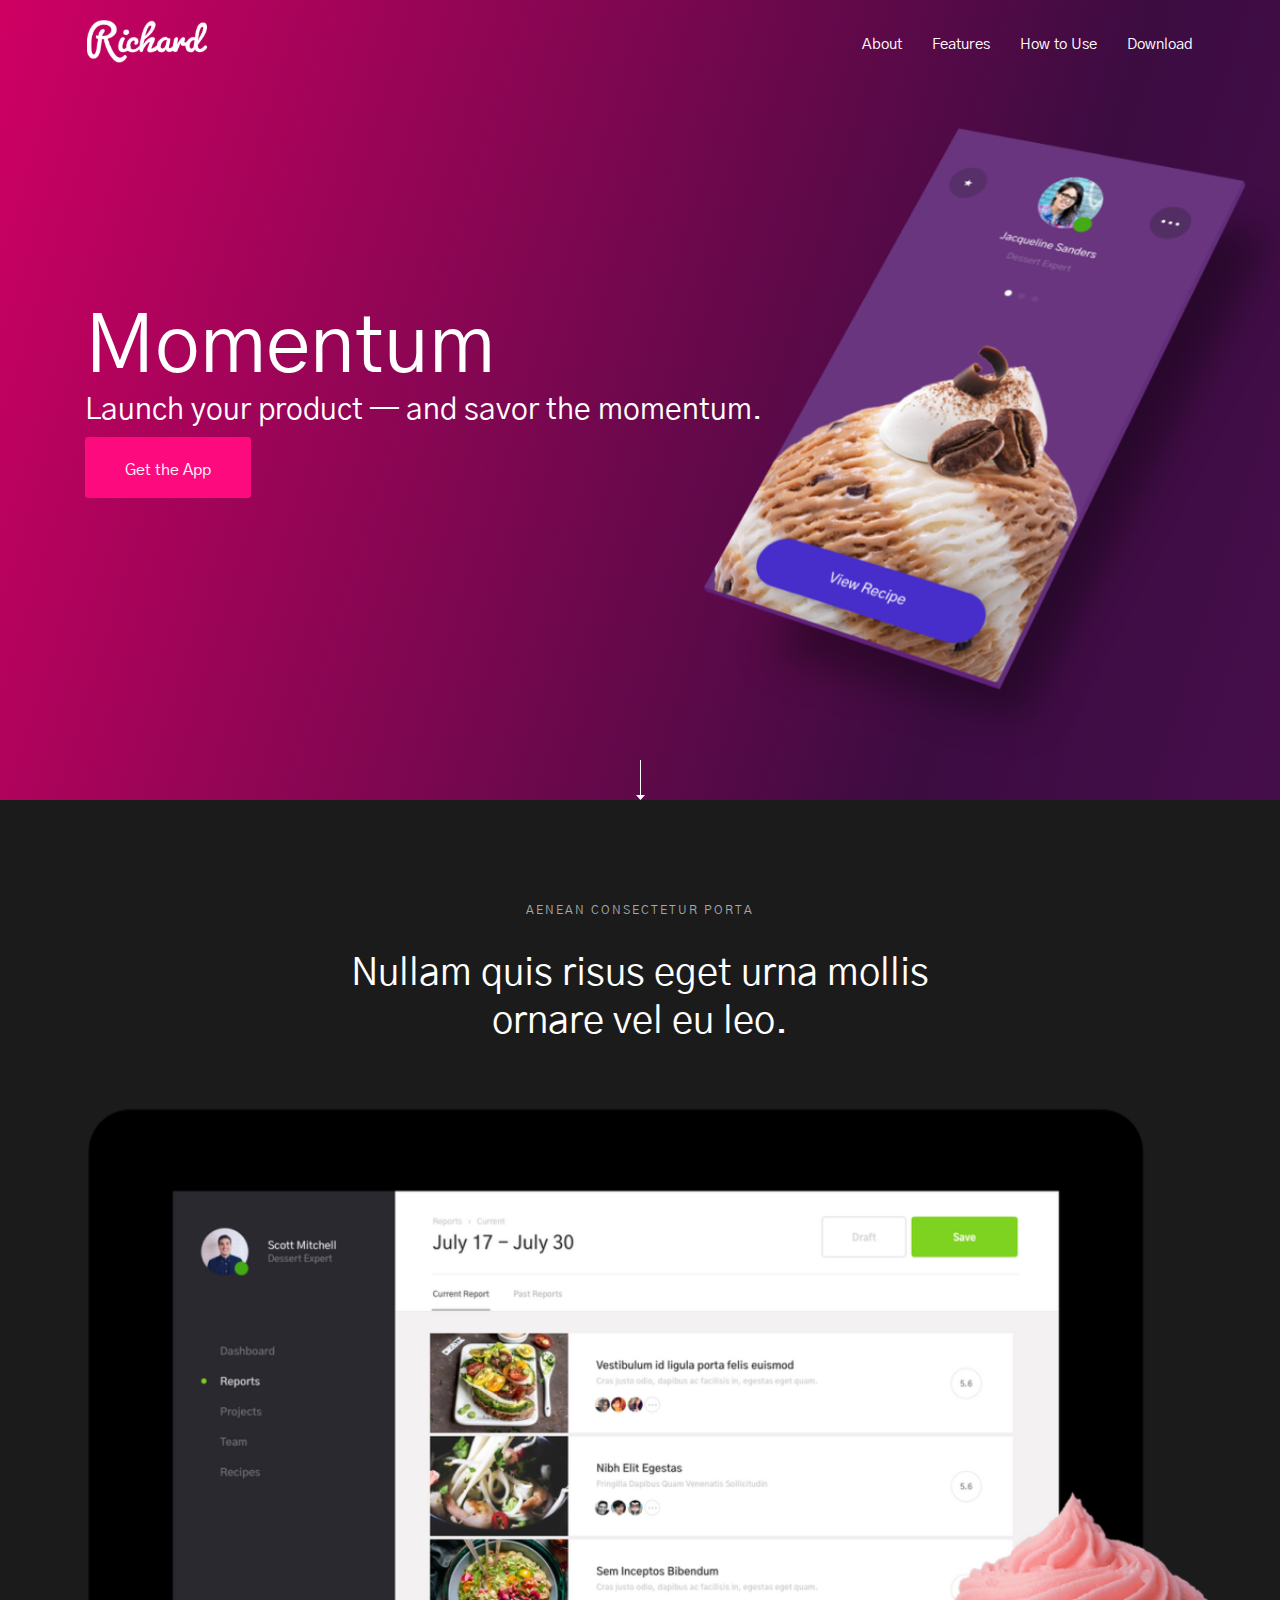
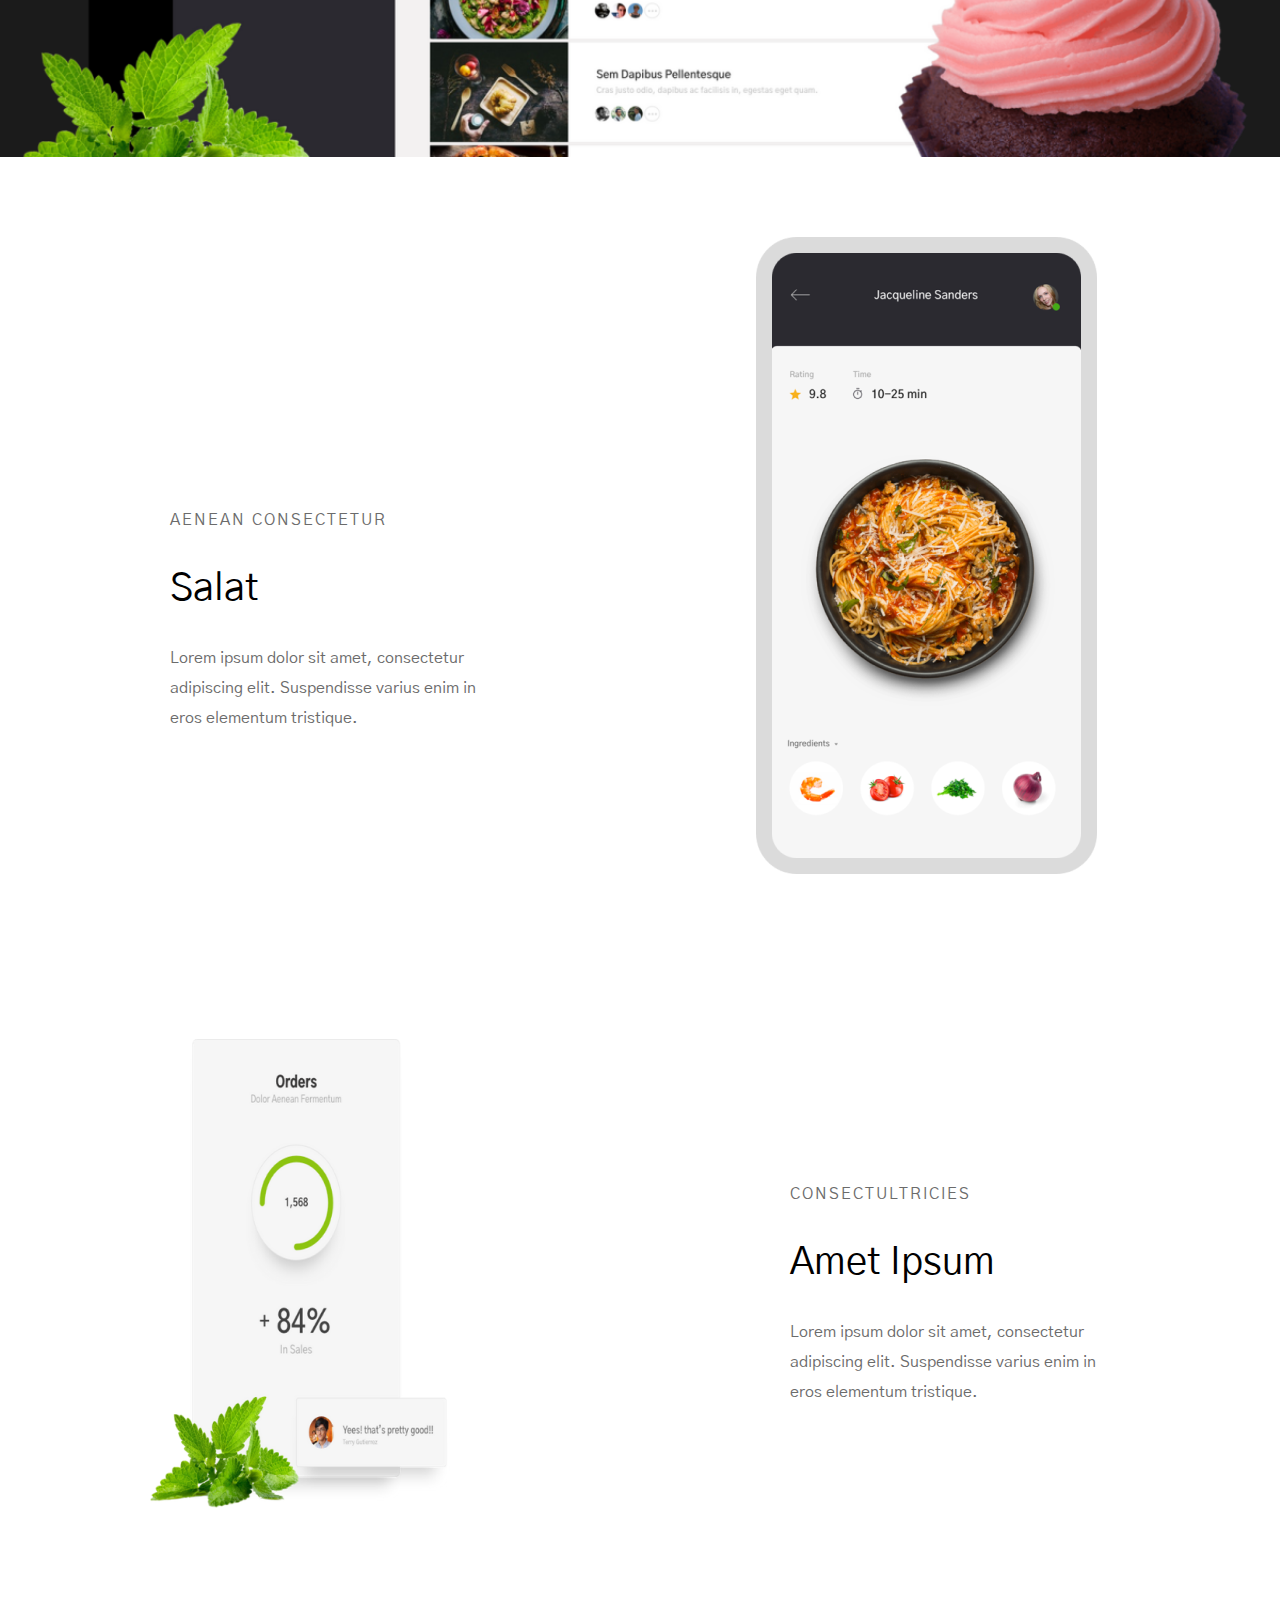
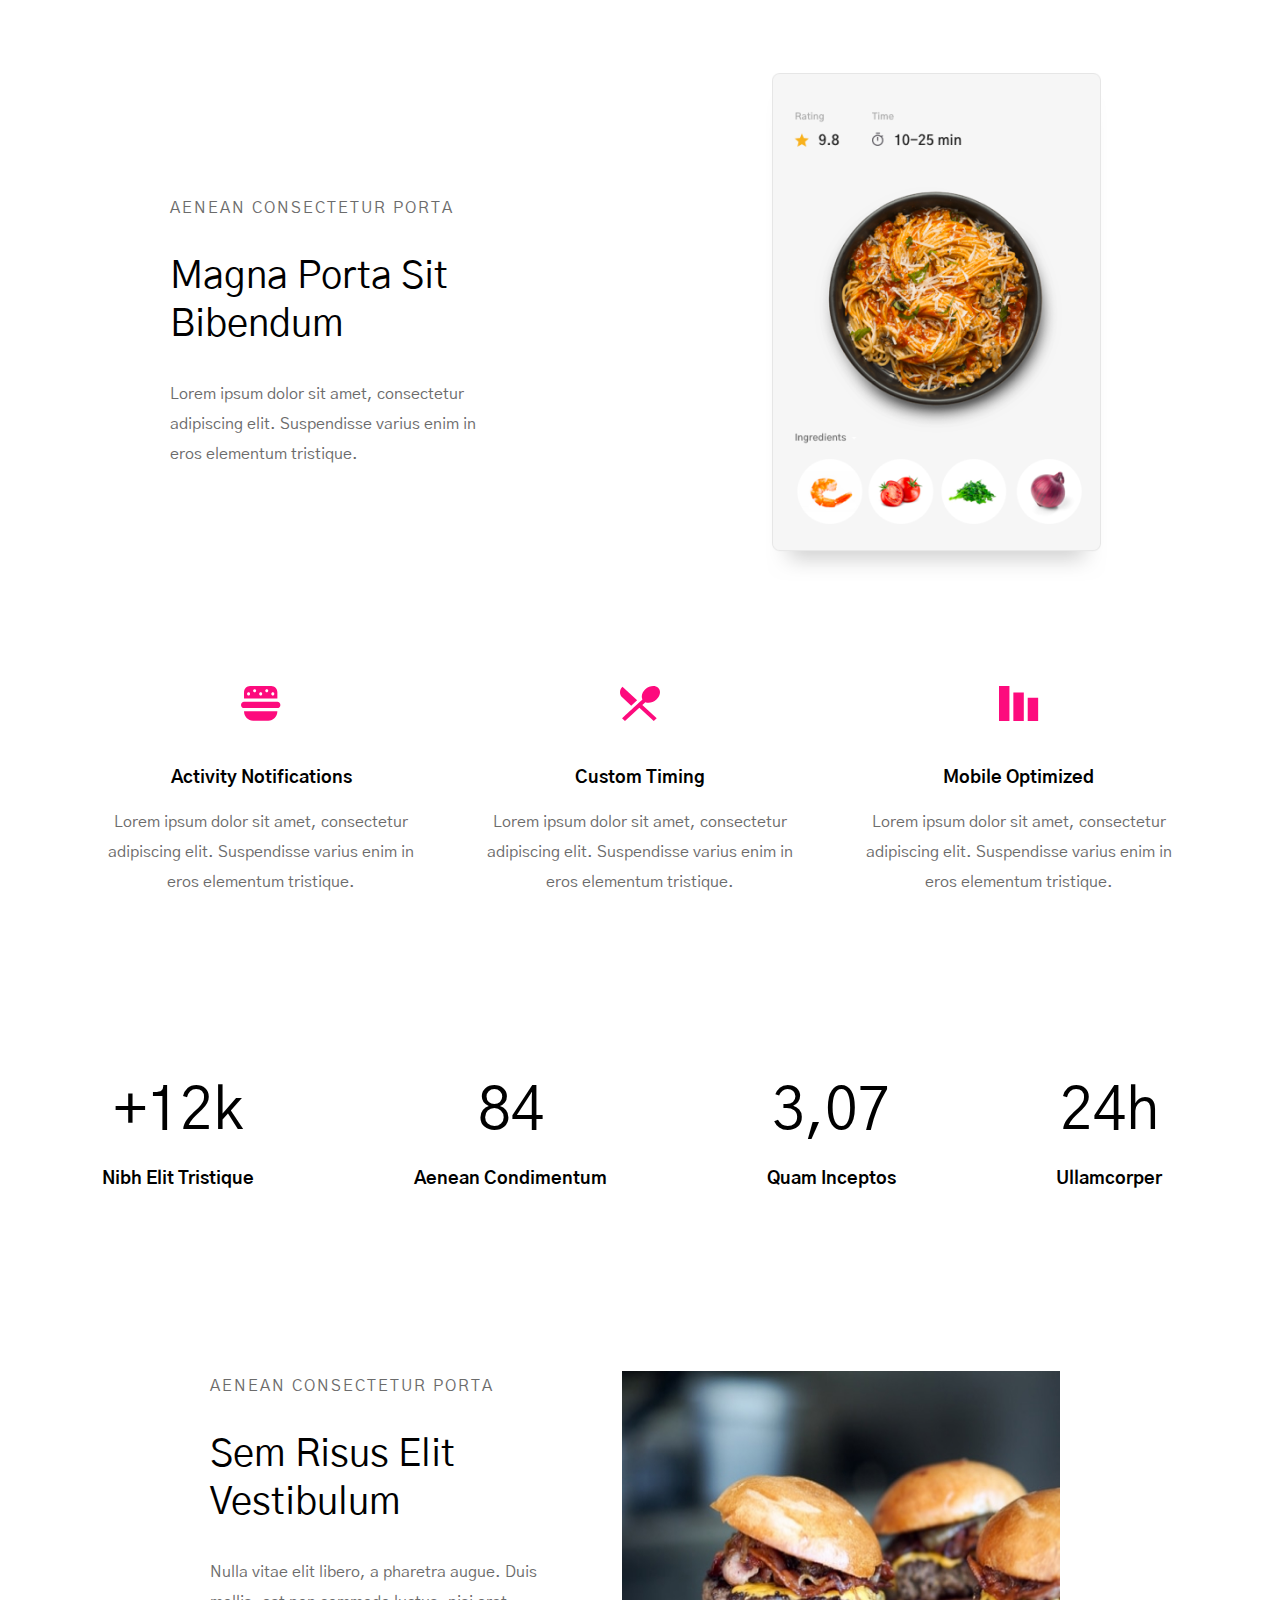
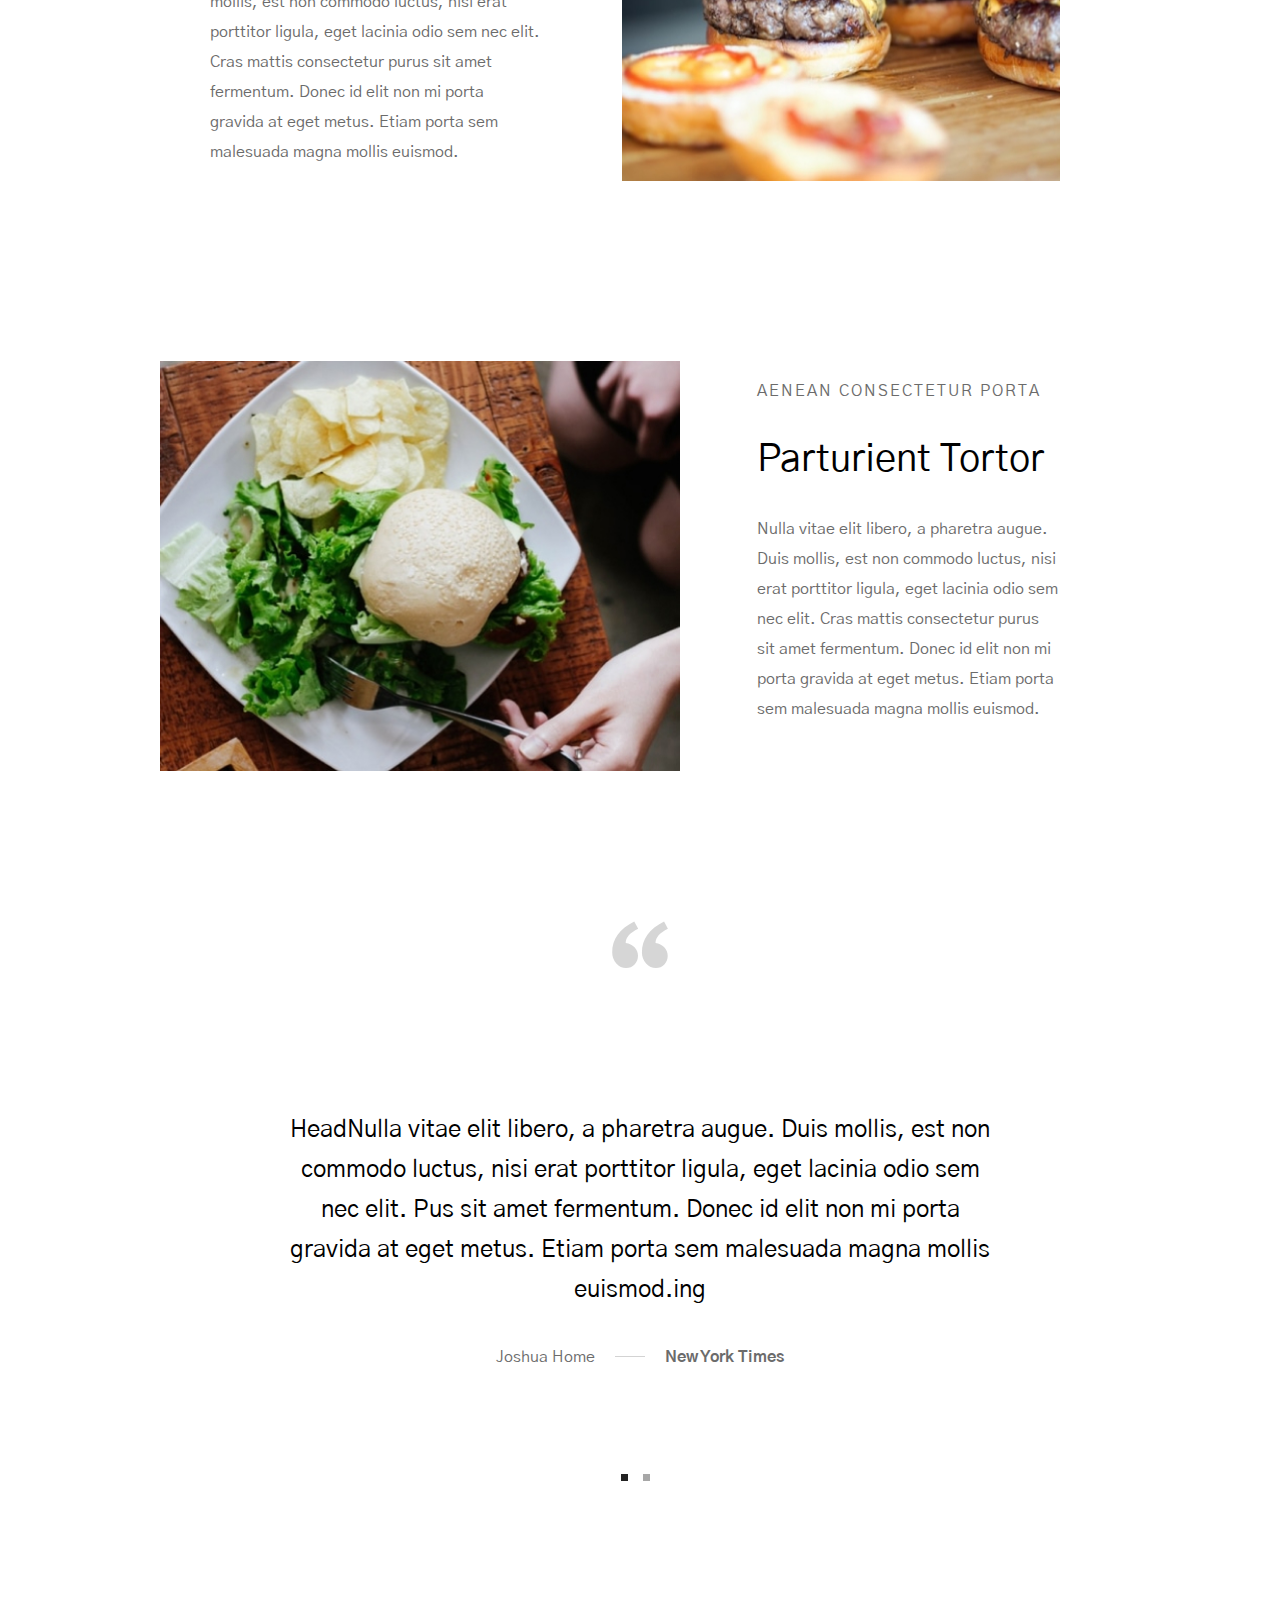
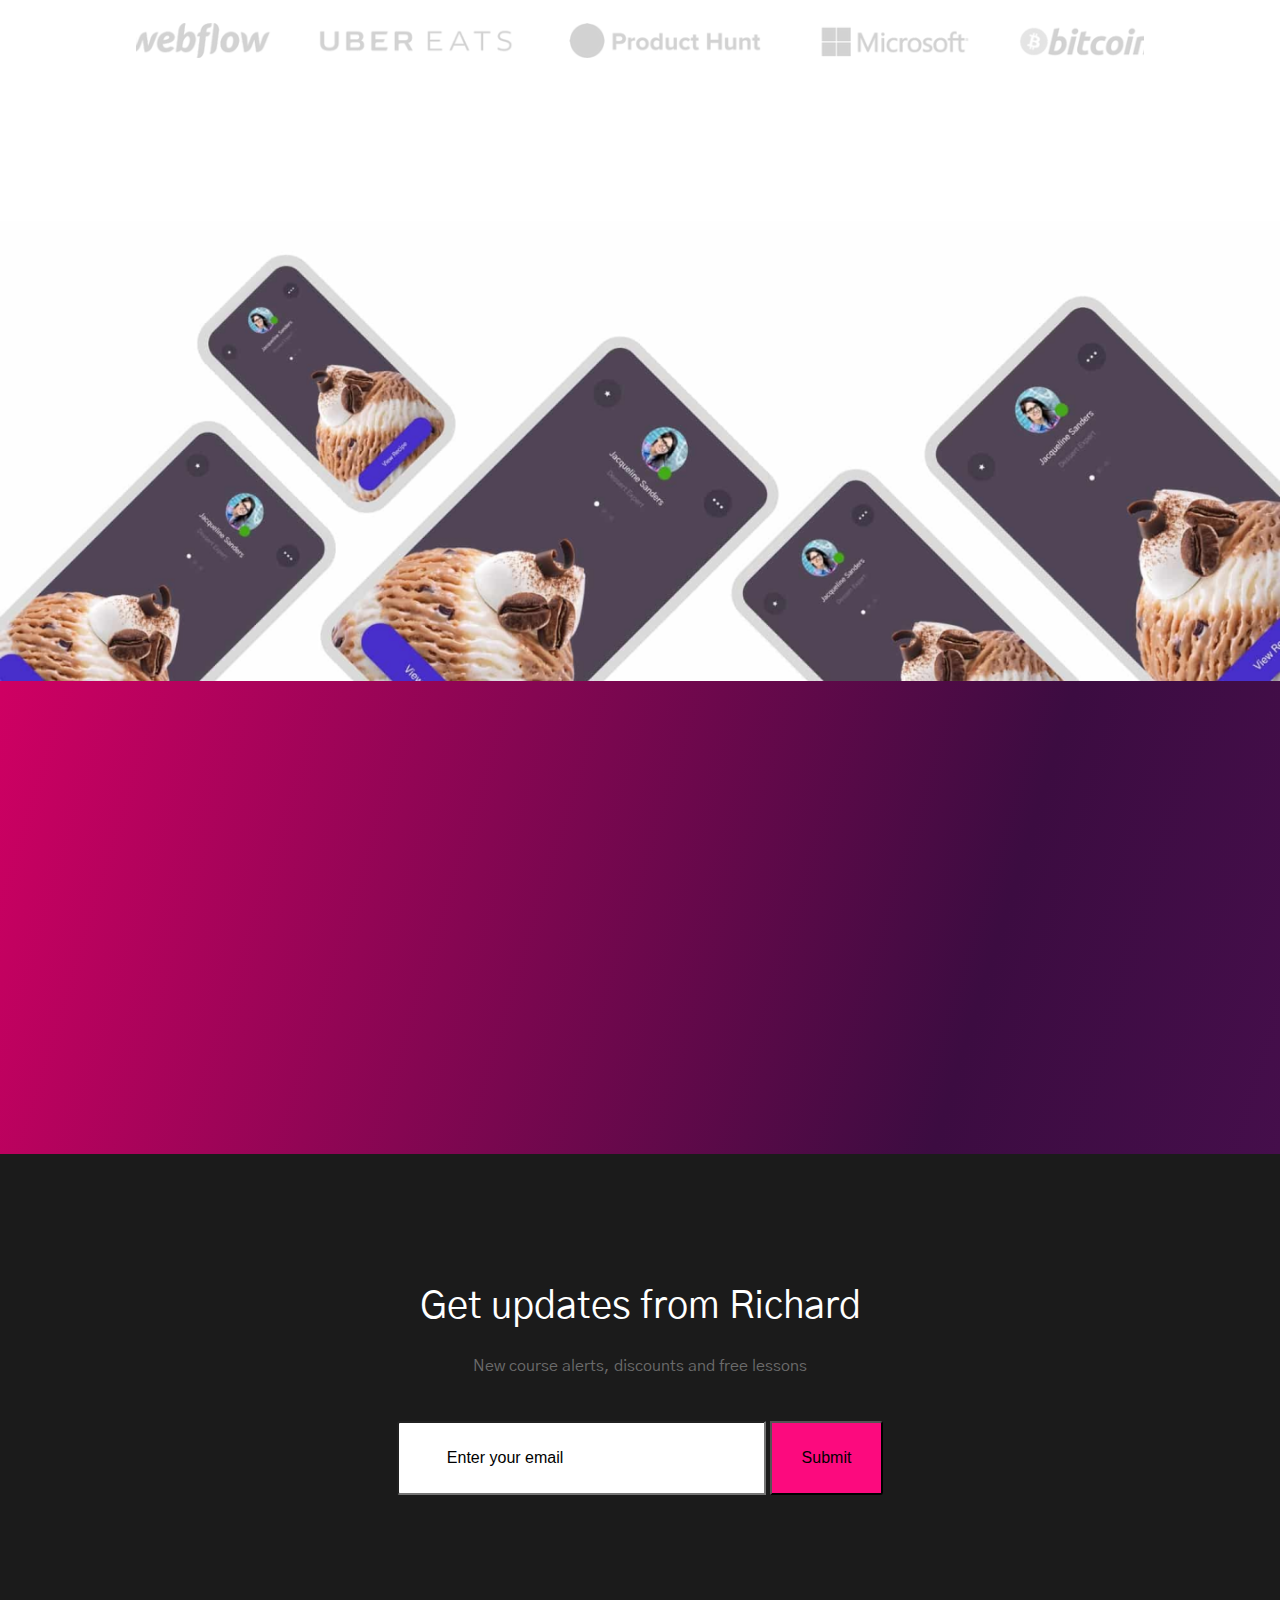
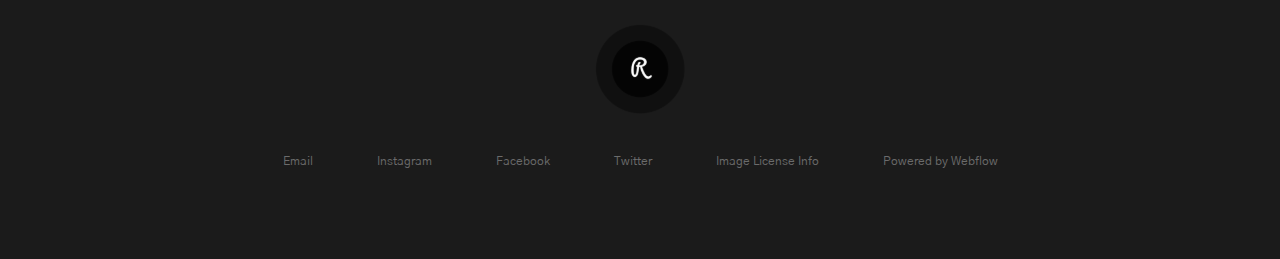
<file: index.html>
<!DOCTYPE html>
<html lang="en">
<head>
    <meta charset="UTF-8">
    <meta http-equiv="X-UA-Compatible" content="IE=edge">
    <meta name="viewport" content="width=device-width, initial-scale=1.0">
    <link rel="stylesheet" href="./main.css">
    <title>Document</title>
</head>
<body>
    <!-- Header -->
    <header>
        <div class="container header__wrapper">
            <a class="header__logo" href="index.html">
                <img src="./images/logojon.svg" alt="logojon">
            </a>

            <ul class="header__list">
                <li class="header__list-item ">
                    <a class="header__link" href="index.html">About</a>
                </li>
                <li class="header__list-item">
                    <a class="header__link" href="#">Features</a>
                </li>
                <li class="header__list-item">
                    <a class="header__link" href="#">How to Use</a>
                </li>
                <li class="header__list-item">
                    <a class="header__link" href="#">Download</a>
                </li>
            </ul>
        </div>
        
        <div class="container header__img">
          <div class="header__content">
            <div class="header__content-text">
                <h2>Momentum</h2>
                <p>Launch your product — and savor the momentum.</p>
                <a href="#">Get the App</a>
            </div> 
          </div>     
        </div>

        <div class="container">
            <div class="header__icon"><img src="./images/icon.svg" alt="icon" width="9" height="40"></div>
        </div>
        
    </header>

    <!-- End of Header -->

    <main>
         
        <!-- Srction Nullam -->

        <section class="nullam">
            <div class="container nullam__img">
                <div class="nullam__box">
                    <p>Aenean Consectetur Porta</p>
                    <h2 >Nullam quis risus eget urna mollis <br> ornare vel eu leo.</h2>
                </div>
            </div>
        </section>

        <!-- End of Nullam -->

        <!--section  Menyu -->

        <section class="menyu">
            <div class="container">
                <div class="menyu__box">
                    <div class="salat">
                        <div class="salat__text">
                            <p class="menyu__item">Aenean Consectetur</p>
                            <h3>Salat</h3>
                            <p>Lorem ipsum dolor sit amet, consectetur <br> adipiscing elit. Suspendisse varius enim in <br> eros elementum tristique.</p>
                        </div>
                        <div class="salat__img">
                            <img src="./images/salat.png" alt="salat" width="341" height="637">
                        </div>
                    </div>

                    <div class="amet">
                        <div class="amet__img">
                            <img src="./images/amet.png" alt="amet" width="450  " height="469">
                        </div>
                        <div class="amet__text">
                            <p class="menyu__item">ConsectUltricies</p>
                            <h3>Amet Ipsum</h3>
                            <p>Lorem ipsum dolor sit amet, consectetur <br> adipiscing elit. Suspendisse varius enim in <br> eros elementum tristique.</p>
                        </div>
                    </div>
                    
                    <div class="porta">
                        <div class="porta__text">
                            <p class="menyu__item">Aenean Consectetur Porta</p>
                            <h3>Magna Porta Sit <br> Bibendum</h3>
                            <p>Lorem ipsum dolor sit amet, consectetur <br> adipiscing elit. Suspendisse varius enim in <br> eros elementum tristique.</p>
                        </div>
                        <div class="porta__img">
                            <img src="./images/porta.png" alt="porta" >
                        </div>
                    </div>
                </div>
            </div>
        </section>

        <!-- End of Menyu -->

        <!-- section Activity -->

        <section class="activity">
          <div class="container">
            <div class="activity__box">
                <ul class="activity__list">
                    <li class="activity__list-item">
                        <img src="./images/Page-1.svg" alt="page-1">
                        <h3>Activity Notifications</h3>
                        <p>Lorem ipsum dolor sit amet, consectetur adipiscing elit. Suspendisse varius enim in eros elementum tristique.</p>
                    </li>
                    <li class="activity__list-item">
                        <img src="./images/page-2.svg" alt="page-2">
                        <h3>Custom Timing</h3>
                        <p>Lorem ipsum dolor sit amet, consectetur adipiscing elit. Suspendisse varius enim in eros elementum tristique.</p>
                    </li>
                    <li class="activity__list-item">
                        <img src="./images/page-3.svg" alt="page-3">
                        <h3>Mobile Optimized</h3>
                        <p>Lorem ipsum dolor sit amet, consectetur adipiscing elit. Suspendisse varius enim in eros elementum tristique.</p>
                    </li>
                </ul>
            </div>
          </div> 
        </section>
        <!-- End Of Activity -->

        <!-- Section Nibh -->
        
        <section class="nibh">
            <div class="container">
                <div class="nibh__time">
                  <ul class="nibh__list">
                    <li class="nibh__list-item">
                        <h2>+12k</h2>
                        <p>Nibh Elit Tristique</p>
                    </li>
                    <li class="nibh__list-item">
                        <h2>84</h2>
                        <p>Aenean Condimentum</p>
                    </li>
                    <li class="nibh__list-item">
                        <h2>3,07</h2>
                        <p>Quam Inceptos</p>
                    </li>
                    <li class="nibh__list-item">
                        <h2>24h</h2>
                        <p>Ullamcorper</p>
                    </li>
                  </ul>  
                </div>
            </div>
        </section>

        <!-- End Of Nibbh -->

        <!-- Section Risus -->

        <section class="Risus">
            <div class="container">
                <div class="risus__box">
                    <div class="risus__text">
                        <p class="menyu__item">Aenean Consectetur Porta</p>
                        <h2>Sem Risus Elit <br> Vestibulum</h2>
                        <p>Nulla vitae elit libero, a pharetra augue. Duis mollis, est non commodo luctus, nisi erat porttitor ligula, eget lacinia odio sem nec elit. Cras mattis consectetur purus sit amet fermentum. Donec id elit non mi porta gravida at eget metus. Etiam porta sem malesuada magna mollis euismod.</p>
                    </div>
                    <img src="./images/risus.jpg" alt="risus" width="520" height="410">
                </div>
                <div class="tortor">
                    <img src="./images/tortor.jpg" alt="" width="520" height="410">
                    <div class="tortor__text">
                        <p class="menyu__item">Aenean Consectetur Porta</p>
                        <h2>Parturient Tortor</h2>
                        <p>Nulla vitae elit libero, a pharetra augue. Duis mollis, est non commodo luctus, nisi erat porttitor ligula, eget lacinia odio sem nec elit. Cras mattis consectetur purus sit amet fermentum. Donec id elit non mi porta gravida at eget metus. Etiam porta sem malesuada magna mollis euismod.</p>
                    </div>
                </div>

                <div class="risus_img"><img src="./images/belgi.svg" alt="belgi" width="58" height="48"> </div>
                <div class="coment">
                    <p>HeadNulla vitae elit libero, a pharetra augue. Duis mollis, est non commodo luctus, nisi erat porttitor ligula, eget lacinia odio sem nec elit. Pus sit amet fermentum. Donec id elit non mi porta gravida at eget metus. Etiam porta sem malesuada magna mollis euismod.ing</p>
                    <div class="home">
                        <h4>Joshua Home</h4>
                        <span class="home__line"></span>
                        <h3>New York Times</h3>
                      </div>
                </div>
                <div class="kavadrat">
                    <span class="kavadrat1"></span>
                    <span class="kavadrat2"></span>
                </div>
                <div class="logo__img"> <img src="./images/logo__img.svg" alt=""></div>
                <div class="tel__box">
                    <span class="tel__img"></span>
                </div>
            </div>

        </section>
        <!-- End Of Risus -->

        <!-- Section Ready -->

        <section class="ready">
            <div class="container">
                <div class="ready__box ">
                <div class="ready__img">
                    

                </div>
                </div>
            </div>
        </section>
        <!-- End Of Ready -->

        <!-- Section Bottom -->
        <section class="bottom">
            <h2>Get updates from Richard</h2>
            <p>New course alerts, discounts and free lessons</p>
            <form class=" form"action="/action_page.php">
              <label for="email" ></label>
              <input class="enter" type="email" id="email" name="email"value="Enter your email">
              <input type="submit" value="Submit" class="submit">
            </form>
        </section>
        <!-- End Of Bottom -->
    </main>
    <!-- End Of Main -->
    
    <!-- Footer -->

    <footer class="footer__site ">
       <div class="container">
        <img src="./images/footer.svg" alt="">
        <div class="footer__list">
          <a class="footer__link" href="#">Email</a>
          <a class="footer__link" href="#">Instagram</a>
          <a class="footer__link" href="#">Facebook</a>
          <a class="footer__link" href="#">Twitter</a>
          <a class="footer__link" href="#">Image License Info</a>
          <a class="footer__link" href="#">Powered by Webflow</a>
        </div>
       </div>
      </footer>

      <!-- End Of Footer -->
</html>
</file>
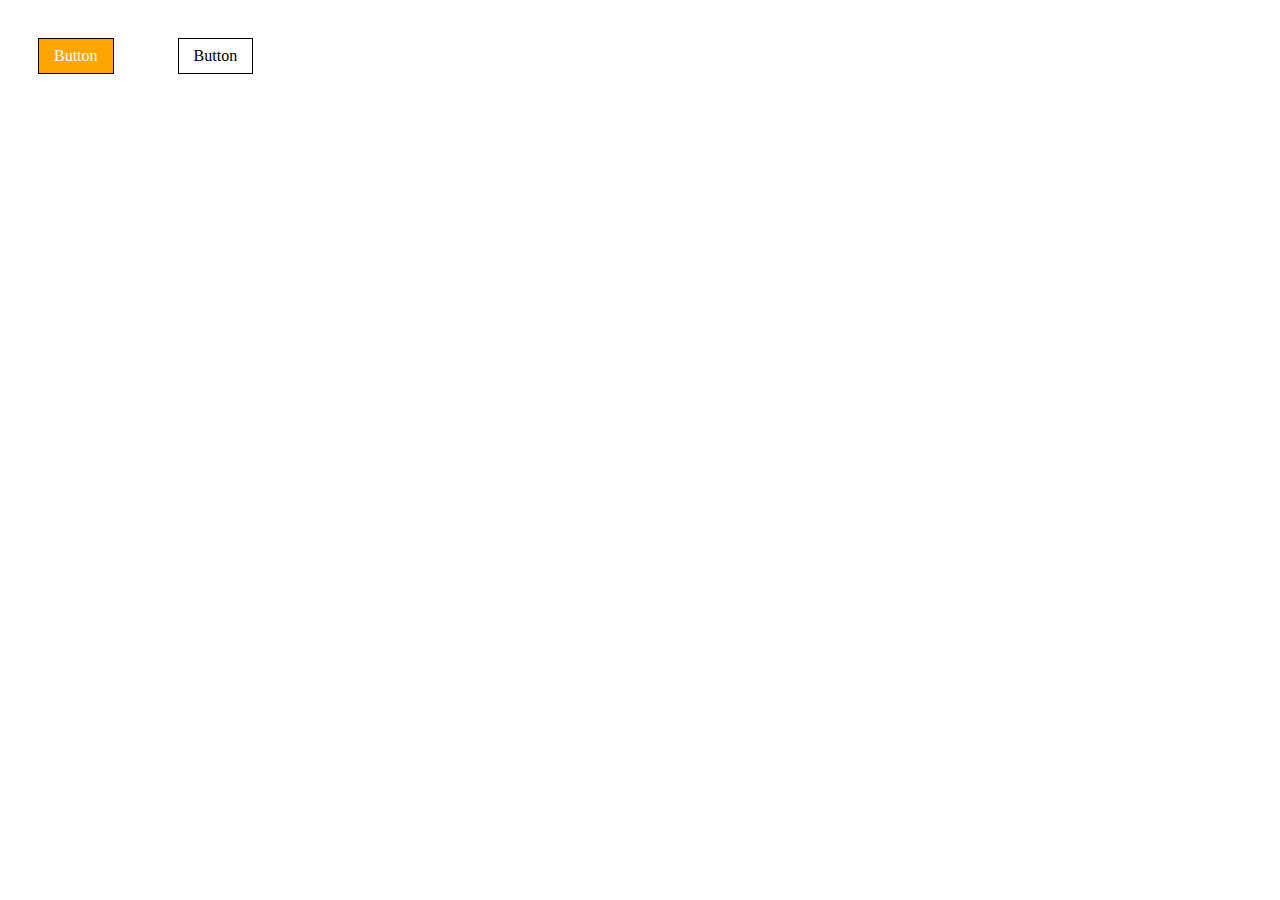
<file: sinfishi/index.html>
<!DOCTYPE html>
<html lang="en">
<head>
    <meta charset="UTF-8">
    <meta http-equiv="X-UA-Compatible" content="IE=edge">
    <meta name="viewport" content="width=device-width, initial-scale=1.0">
    <link rel="stylesheet" href="./scss/main.css ">
    <title>Document</title>
</head>
<body>

    <a href="#" class="btn">Button</a>
    <a href="#" class="button">Button</a>
    <!-- <a href="#" class="mybtn">Button</a> -->
    
</body>
</html>
</file>
<file: main.css>
@import url('https://fonts.googleapis.com/css2?family=Gothic+A1&display=swap');


*{
    padding: 0;
    margin: 0;
    box-sizing: border-box;
}

body{
    font-family: 'Gothic A1', sans-serif;
}

.container{
    max-width: 1440px;
    margin: 0 auto;
   
}

/* Header */

header{
    height: 800px;
    background: linear-gradient(287.15deg, #450E4B 0%, #3C0C41 24.48%, rgba(207, 0, 99, 0) 100%), #CF0063;
    border-radius: 0px;

}
.header__wrapper {
    display: flex;
    justify-content: center; 
    align-items:center;
    padding-top: 20px;
}

.header_logo img{
    display: block;
}

.header__list {
    display: flex;
    align-items: center;
    list-style: none;
     padding-left: 655px; 
    gap: 30px;
}

.header__link{
    font-style: normal;
    font-weight: 400;
    font-size: 15px;
    line-height: 20px;
    color: #FFFFFF;
    text-decoration: none;
}


.header__img{
    padding-bottom: 277px;
    margin-top: 60px;
    background-image: url(./images/header_img.png);
    background-repeat: no-repeat;
    background-size: contain;
    background-position: bottom right -30px;
}

.header__content{
    padding-left: 85px;
    padding-top: 180px;
    
}


.header__content h2{
    font-style: normal;
    font-weight: 400;
    font-size: 80px;
    line-height: 80px;
    color: #FFFFFF;

}


.header__content p{
    font-style: normal;
    font-weight: 400;
    font-size: 30px;
    line-height: 44px;
    color: #FFFFFF;
    padding-bottom: 25px;
}

.header__content a{
    font-style: normal;
    font-weight: 400;
    font-size: 16px;
    line-height: 26px;
    text-align: center;
    color: #FFFFFF;
    border-radius: 3px;
    text-decoration: none;
    padding: 20px 40px;
    background: #FC0A7E;
    padding-top: 25px;
}

.header__icon{    
text-align: center;
padding-bottom:300px !important;
}

/* End Of Header */

/* Sectiion Nullam */

.nullam__box{
    height: 957px;
    background:#1B1B1B;
}

.nullam__box{
    background-image: url(./images/palanshet.png);
    background-repeat: no-repeat;
    background-size: contain;
    background-position: bottom right 30px;
}

.nullam__box p{
    font-style: normal;
    font-weight: 400;
    font-size: 12px;
    line-height: 20px;
    text-align: center;
    letter-spacing: 2px;
    text-transform: uppercase;
    color: #A8A8A8;
    padding-top: 100px;
}

.nullam__box h2{
    font-style: normal;
    font-weight: 400;
    font-size: 38px;
    line-height: 48px;
    text-align: center;
    color: #FFFFFF;
    margin-top: 30px;
}

/* End Of Nullam */


.salat{
    display: flex;
    margin-top: 80px;

}

.salat__text{
    padding-top: 268px;
    padding-left:170px ;
}

.menyu__item{
    font-style: normal;
    font-weight: 400;
    font-size: 12px;
    line-height: 20px;
    letter-spacing: 2px;
    text-transform: uppercase;
    color: #A8A8A8;
}

.salat__text h3{
    padding: 30px 0;
    font-style: normal;
    font-weight: 400;
    font-size: 38px;
    line-height: 48px;
    color: #000000
}

.salat__text p{
    font-style: normal;
    font-weight: 400;
    font-size: 16px;
    line-height: 30px;
    color: #6B6B6B;
}

.salat__img{
padding-left: 280px;
}

.amet{
display: flex;
margin-top: 160px;
}

.amet img{
padding-left: 150px;
}

.amet__text{
padding-left: 340px;
padding-top: 140px;
}

.amet h3{
padding: 30px 0;
font-style: normal;
font-weight: 400;
font-size: 38px;
line-height: 48px;
color: #000000;
}

.amet p{
    font-style: normal;
    font-weight: 400;
    font-size: 16px;
    line-height: 30px;
    color: #6B6B6B;
}

.porta{
display: flex;
margin-top: 160px;
}

.porta__text{
padding-top: 120px;
padding-left: 170px;
}

.porta h3{
padding: 30px 0;
font-style: normal;
font-weight: 400;
font-size: 38px;
line-height: 48px;
color: #000000;
}

.porta p{
    font-style: normal;
    font-weight: 400;
    font-size: 16px;
    line-height: 30px;
    color: #6B6B6B;
}

.porta img{
padding-left: 290px;
}

/* End of Menyu */

/* Section Activity */

.activity__box{
    display: flex;
    justify-content: space-between;
    padding-left: 102px;
    padding-right: 102px;
    margin-top: 100px;               
}

.activity__list{
    display: flex;
    list-style: none;
    justify-content: center;
    gap: 60px;  
}


.activity__list-item{
text-align: center;
}

.activity__list-item h3{
padding-top: 40px;
padding-bottom: 17px;
font-weight: 700;
font-size: 18px;
line-height: 24px;
}

.activity__list-item p{
    font-style: normal;
    font-weight: 400;
    font-size: 16px;
    line-height: 30px;
    color: #6B6B6B;
}

/* End Of Activity */

/* Seciton Nibh */

.nibh__time{
    display: flex;
    justify-content: space-between;
    padding-left: 102px;
    padding-right: 102px;
    margin-top: 170px; 
}

.nibh__list{
    display: flex;
    list-style: none;
    justify-content: center;
    gap: 160px; 
}

.nibh__list-item{
text-align: center;
}

.nibh__list-item h2{
padding-bottom: 10px;
font-style: normal;
font-weight: 400;
font-size: 59px;
line-height: 90px;
}

.nibh__list-item p{
    font-style: normal;
    font-weight: 700;
    font-size: 18px;
    line-height: 24px;

}

/* End Of Nibh */

/* Section  Risus*/

.risus__box{
    display: flex;
    padding-left: 210px;
    margin-top: 180px;

}

.risus__text{
    max-width:330px; 

}

.risus__text h2{
    font-style: normal;
    font-weight: 400;
    font-size: 38px;
    line-height: 48px;
    padding:30px 0;
}

.risus__text p{
    font-style: normal;
    font-weight: 400;
    font-size: 16px;
    line-height: 30px;
    color: #6B6B6B;
}

.risus__box img{
padding-left: 82px;
}

.tortor{
    display: flex;
    padding-left: 160px;
    margin-top: 180px;
}

.tortor__text{
    max-width:380px; 
    margin-top: 15px;
    padding-left: 77px;
}

.tortor__text h2{
    font-style: normal;
    font-weight: 400;
    font-size: 38px;
    line-height: 48px;
    padding:30px 0;
}

.tortor__text p{
    font-style: normal;
    font-weight: 400;
    font-size: 16px;
    line-height: 30px;
    color: #6B6B6B;

}

.risus_img{
   text-align: center;
   padding-top: 150px;

}

.coment{
max-width: 1224px;
height: 200px;
padding-top: 70px;
margin: 0 auto;
justify-content: center;
}
.coment p{
    text-align: center;
    width:700px ;
    margin: 0 auto;
    margin-top: 66px ;
    margin-bottom: 32px;
    font-weight: 400;
    font-size: 24px;
    line-height: 40px;
}

.home{
display: flex;
margin: 0 auto;
justify-content: center;
}


.home h4{
    font-style: normal;
    font-weight: 400;
    font-size: 16px;
    line-height: 30px;
    /* identical to box height, or 188% */
    
    text-align: center;
    
    color: #6B6B6B;
}

.home h3{
    font-style: normal;
    font-weight: 700;
    font-size: 16px;
    line-height: 30px;
    /* identical to box height, or 188% */
    
    text-align: center;
    
    color: #6B6B6B;
}
.home__line{
    width: 30px;
    height: 1px;
    left: calc(50% - 30px/2 - 10px);
    top: calc(50% - 1px/2 - 4.88px);
    background: #D3D3D3;
    border-radius: 0px;
    margin:14px 20px 0px 20px;
}

.kavadrat{
    display: flex;
    margin: 0 auto;
    justify-content: center;
    gap: 15px;
    padding-right: 10px;
}

.kavadrat1{
    width: 7px;
    height: 7px;
    left: calc(50% - 7px/2 - 11.5px);
    top: 11.76px;
    background: #222222;
    margin-top: 300px;
}

.kavadrat2{
    width: 7px;
    height: 7px;
    left: calc(50% - 7px/2 + 11.5px);
    top: 11.76px;
    background: rgba(34, 34, 34, 0.4);
    margin-top :300px;
}

.logo__img{
text-align: center;
margin-top: 142px;
}

.tel__box{
max-width: 1440px;
height: 500px;
}
.tel__box{
margin-top: 118px;
background-image: url(./images/tel.png);
background-repeat: no-repeat;
background-size: contain;
background-position: bottom;
}

/* End Of Risus */

.ready__img{

background-image: url(./images/Group.svg);
background-repeat: no-repeat;
background-size: contain;

}


.ready__box{
     max-width: 1440px;
     height: 473px;
    background: linear-gradient(287.15deg, #450E4B 0%, #3C0C41 24.48%, rgba(207, 0, 99, 0) 100%), #CF0063 !important;
}



.ready__box h2{
text-align: center;
font-style: normal;
font-weight: 400;
font-size: 38px;
line-height: 48px;
color: #FFFFFF;
padding-top: 165px;
}

.ready__link{
    padding-top: 60px;
    text-align: center;
}

.ready__link1{
    font-style: normal;
    font-weight: 400;
    font-size: 16px;
    line-height: 26px;
    text-align: center;
    color: #FFFFFF;
    border-radius: 3px;
    text-decoration: none;
    padding: 20px 40px;
    background: #FC0A7E;
    
}

.ready__link2{
    font-style: normal;
    font-weight: 400;
    font-size: 16px;
    line-height: 26px;
    text-align: center;
    color: #FFFFFF;
    border-radius: 3px;
    text-decoration: none;
    padding: 20px 40px;
    border: 1px solid #B04BB3;
    margin-left: 10px;
    

}

/* End Of Ready */

/* Section Botyom */

.bottom{
    height: 463px;
  left: 0%;
  right: 0%;
  top: 0px;
  background: #1B1B1B;
  border-radius: 0px;
  }
.bottom h2{
    font-weight: 400;
  font-size: 38px;
  line-height: 48px;
  padding-top: 129px;
  text-align: center;
  
  color: #FFFFFF;
}
.bottom p{
    font-weight: 400;
  font-size: 16px;
  line-height: 30px;
  text-align: center;
  padding-top: 20px;
  color: #6B6B6B;
  }
  .form{
    padding-top: 40px;
    text-align: center;
    gap: 0px;
  }
  .enter{
    background: #FFFFFF;
  box-shadow: 0px 0px 0px #FC0A7E;
  border-radius: 3px 0px 0px 3px;
  padding: 22px 155px 22px 3px ;
  font-weight: 400;
  font-size: 16px;
  line-height: 26px;
  text-align: center;
}
.submit{
    background: #FC0A7E;
  border-radius: 0px 3px 3px 0px;
  padding: 22px 30px 22px 30px ;
  font-style: normal;
  font-weight: 400;
  font-size: 16px;
  line-height: 26px;
  margin-left: 0;
  text-align: center;
}
/* End Of Bottom */
/* End Of Main */

/* Footer */

.footer__site{
    height: 242px;
    left: 0%;
    right: 0%;
    top: 0px;
    background: #1B1B1B;
    border-radius: 0px;  
}  

.footer__site img{
    display: block;
    margin: 0 auto;
}
  
.footer__list{
    text-align: center;
    margin-top: 29px;
    gap: 30px;
}

.footer__link{
    font-weight: 400;
    font-size: 12px;
    line-height: 20px;
    padding: 30px;
    text-align: center;
    text-decoration: none;
    color: #6B6B6B;
}

/* End Of Footer */
</file>
<file: sinfishi/scss/main.css>
.btn {
  display: inline-block;
  border: 1px solid black;
  color: white;
  background-color: orange;
  padding: 8px 15px;
  text-decoration: none;
  margin: 30px;
}
.btn:hover {
  color: orange;
  background-color: white;
}

.button {
  display: inline-block;
  border: 1px solid black;
  color: black;
  background-color: transparent;
  padding: 8px 15px;
  text-decoration: none;
  margin: 30px;
}
.button:hover {
  color: white;
  background-color: black;
}/*# sourceMappingURL=main.css.map */
</file>
